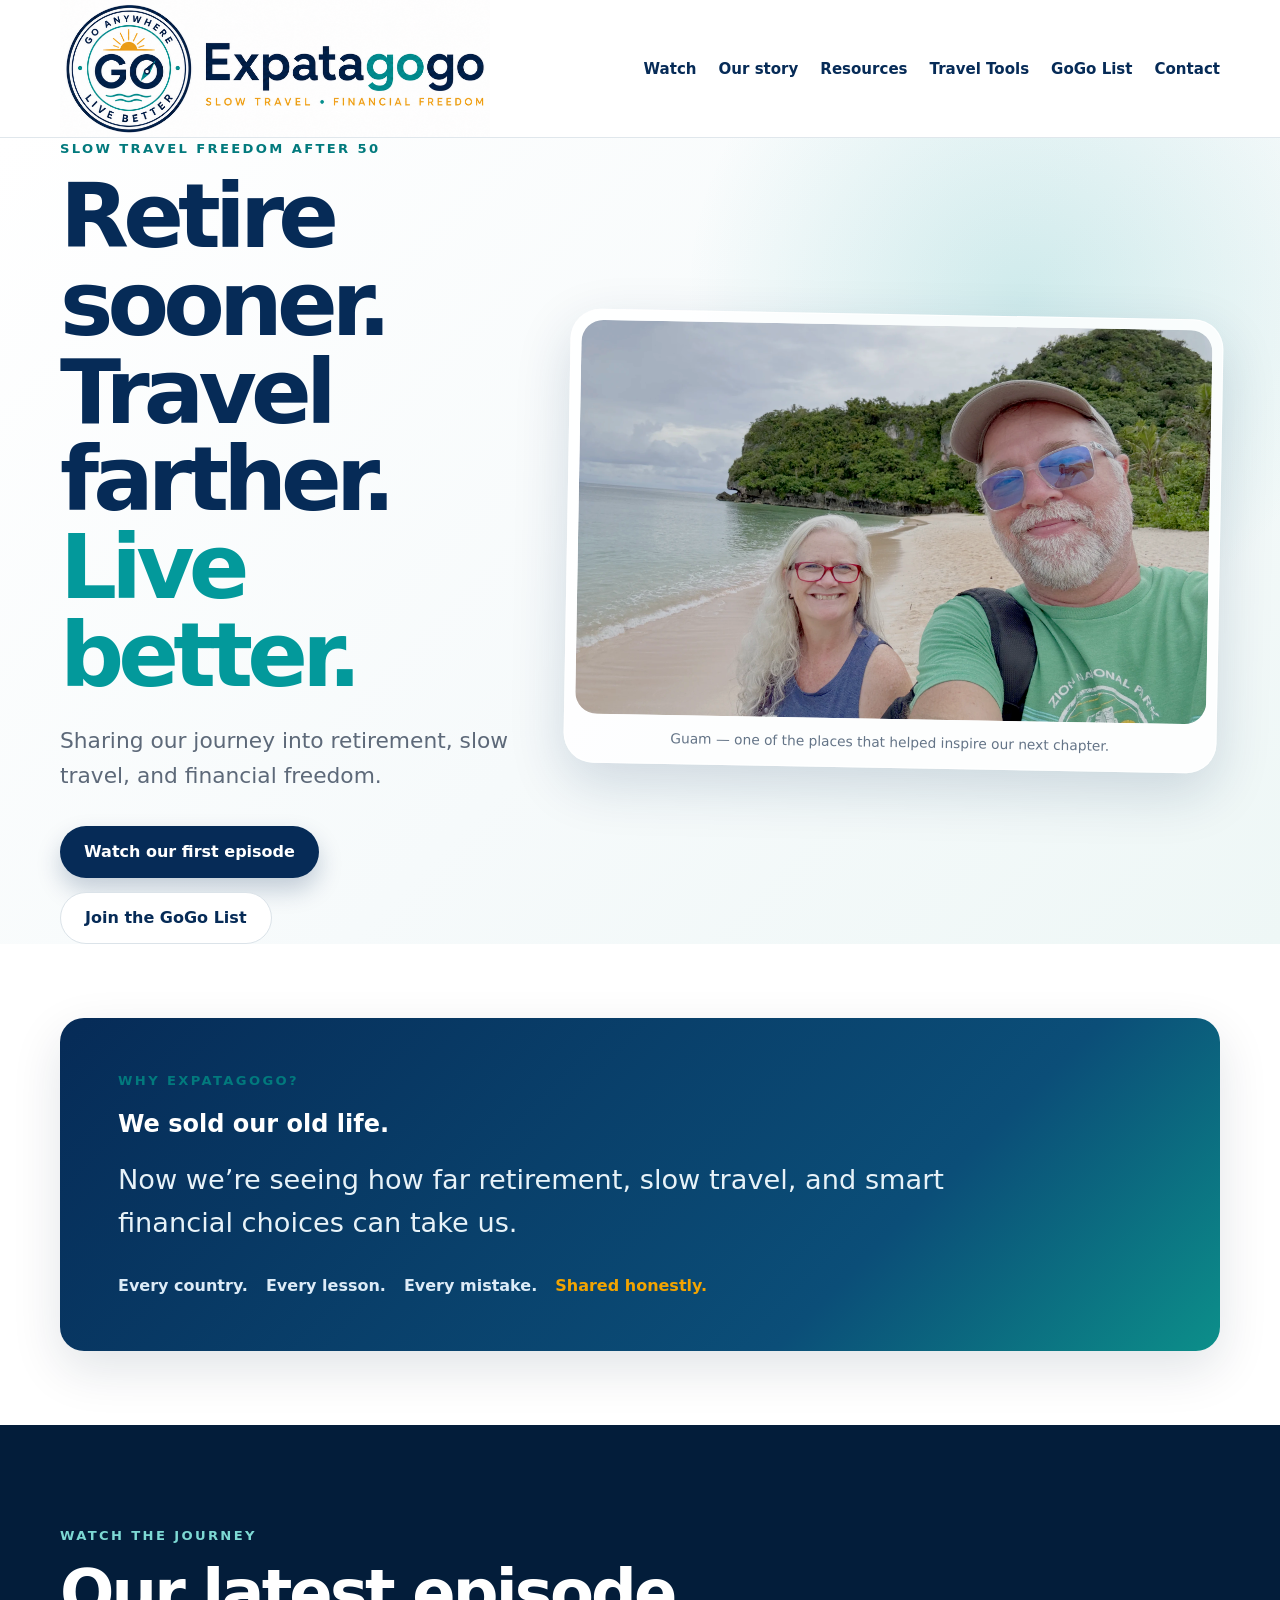
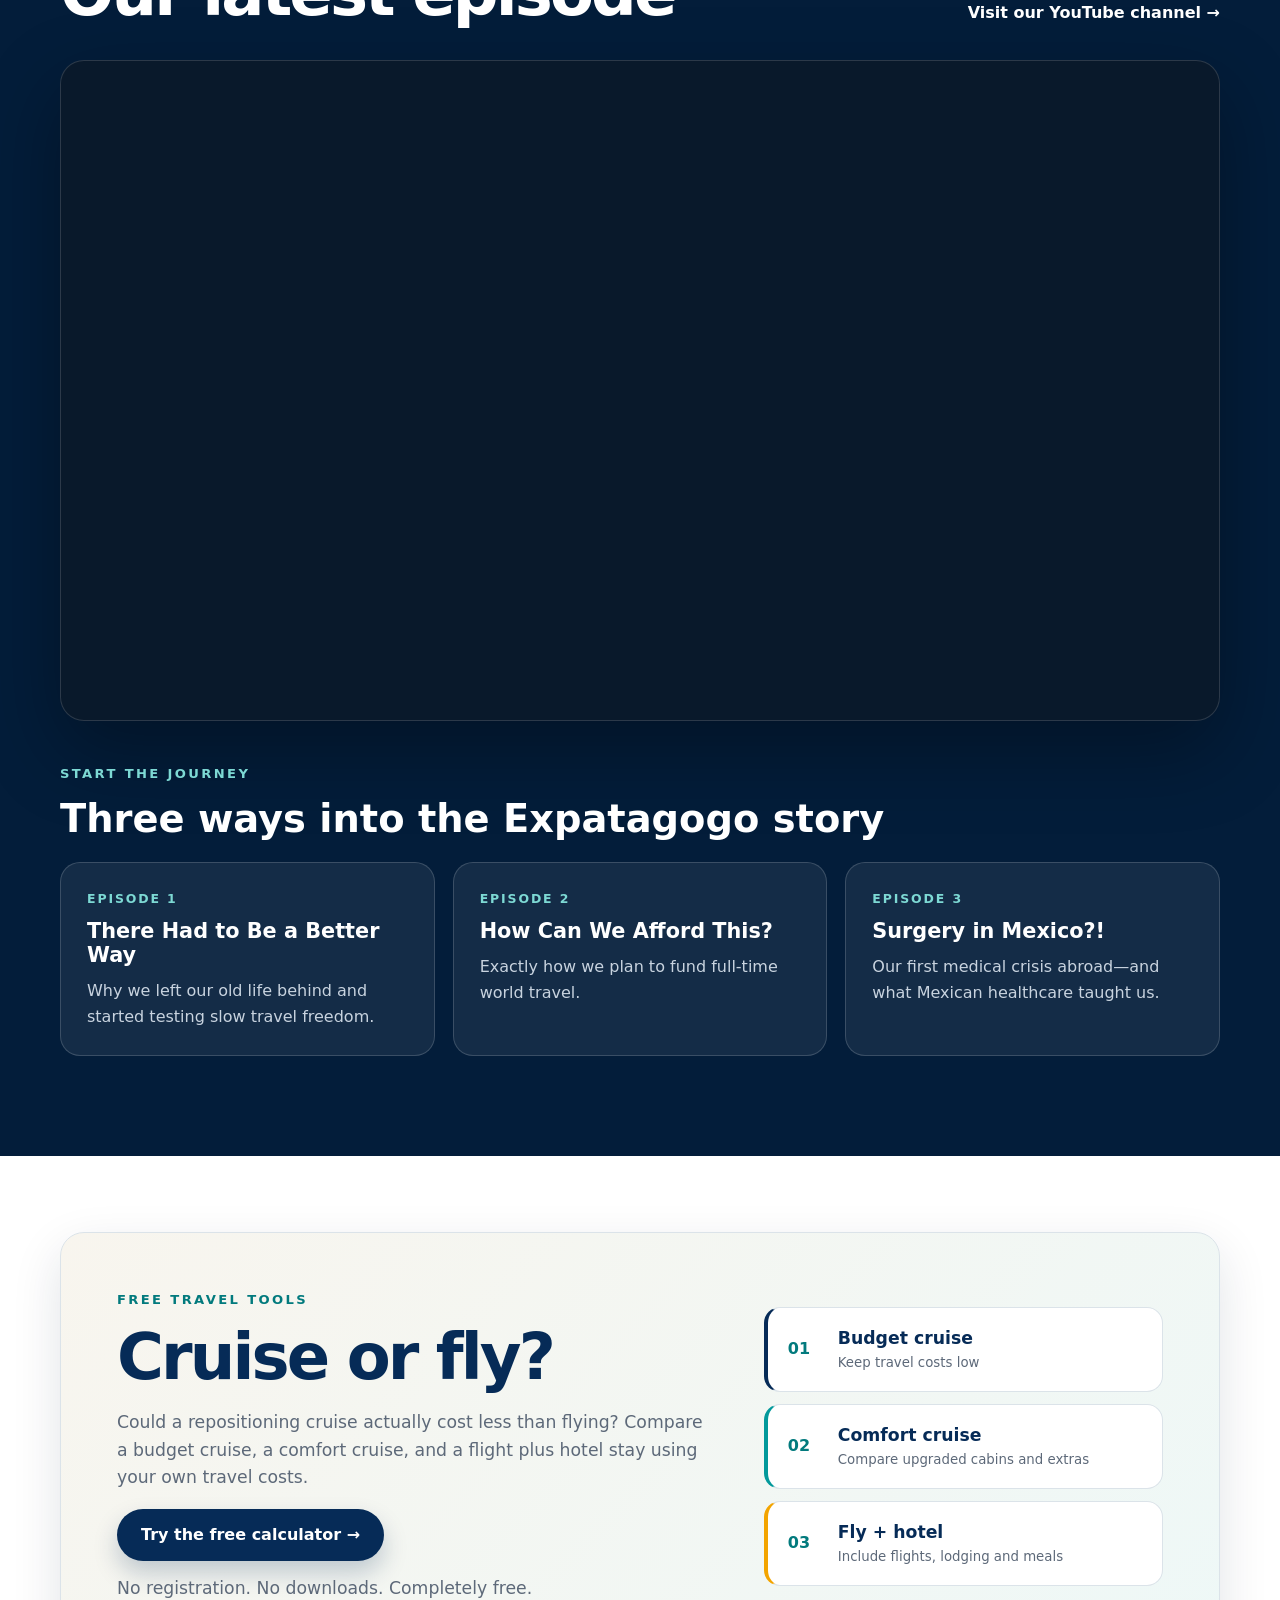
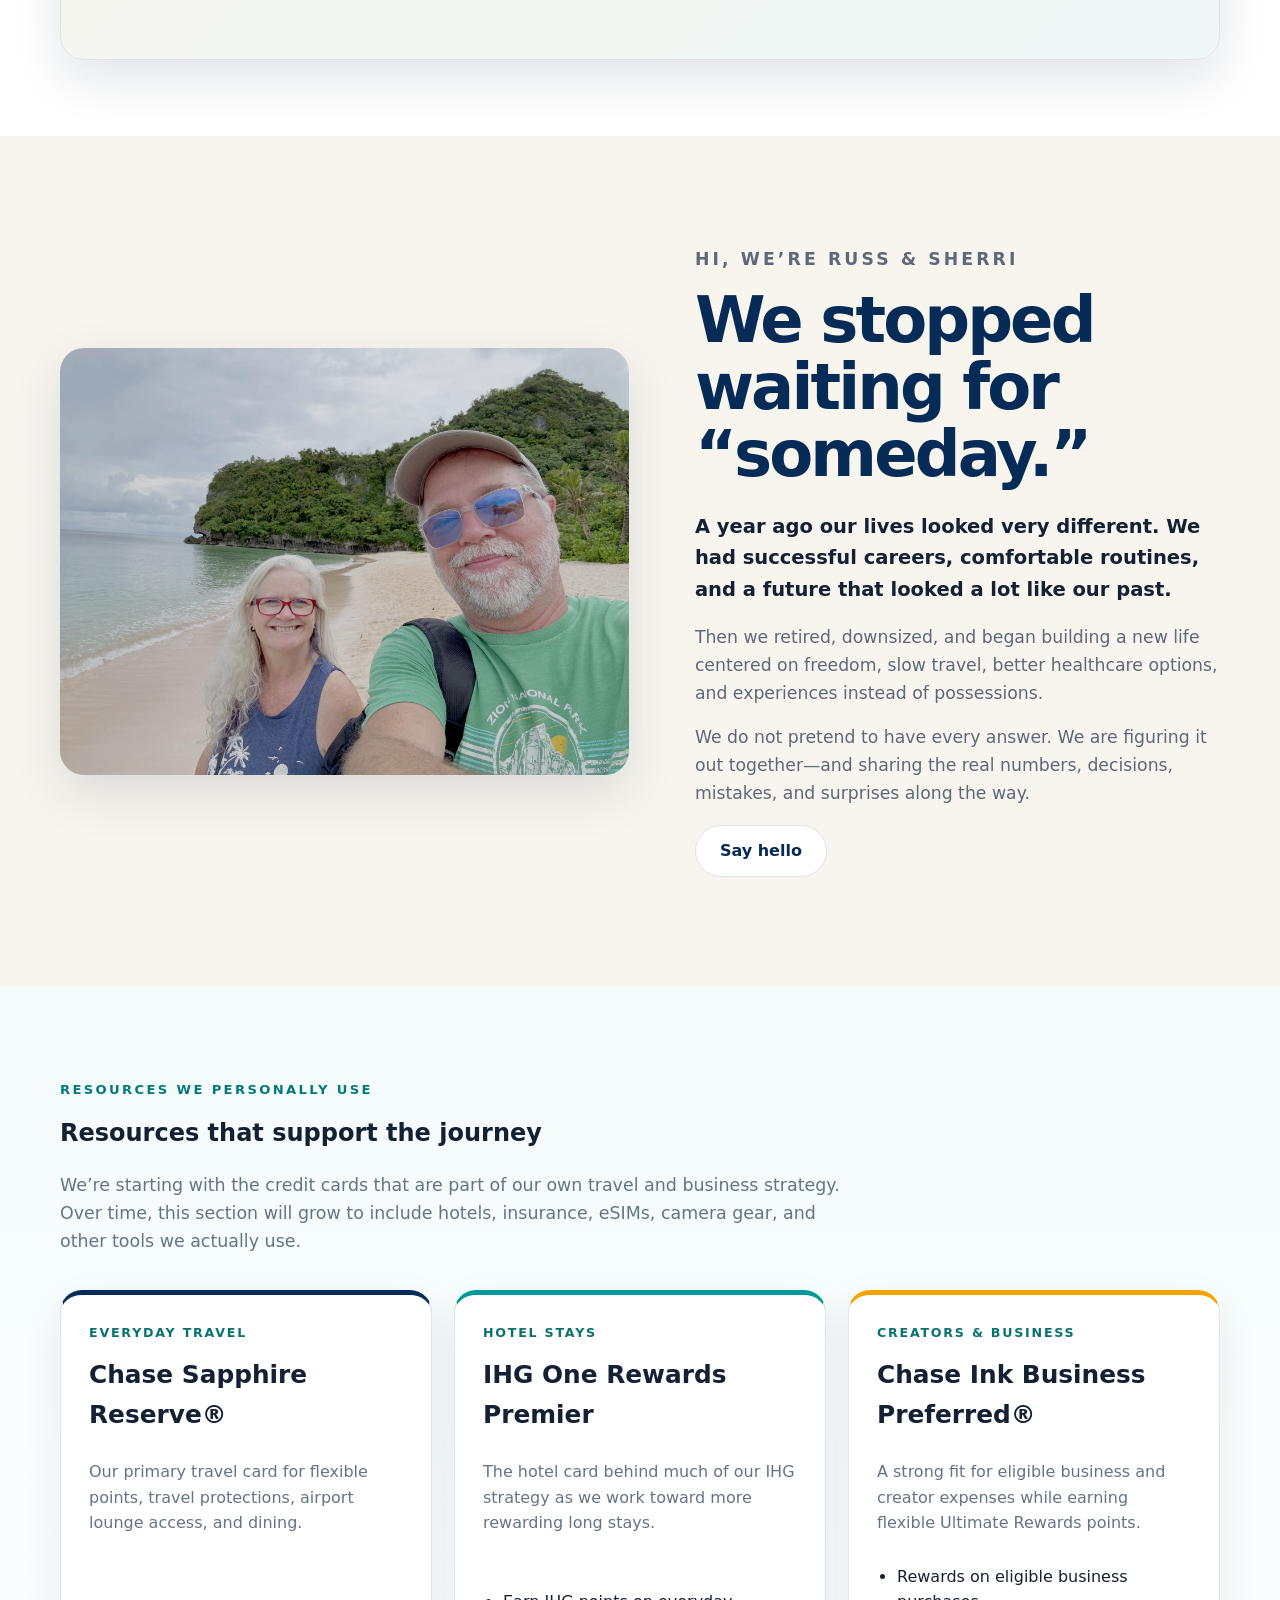
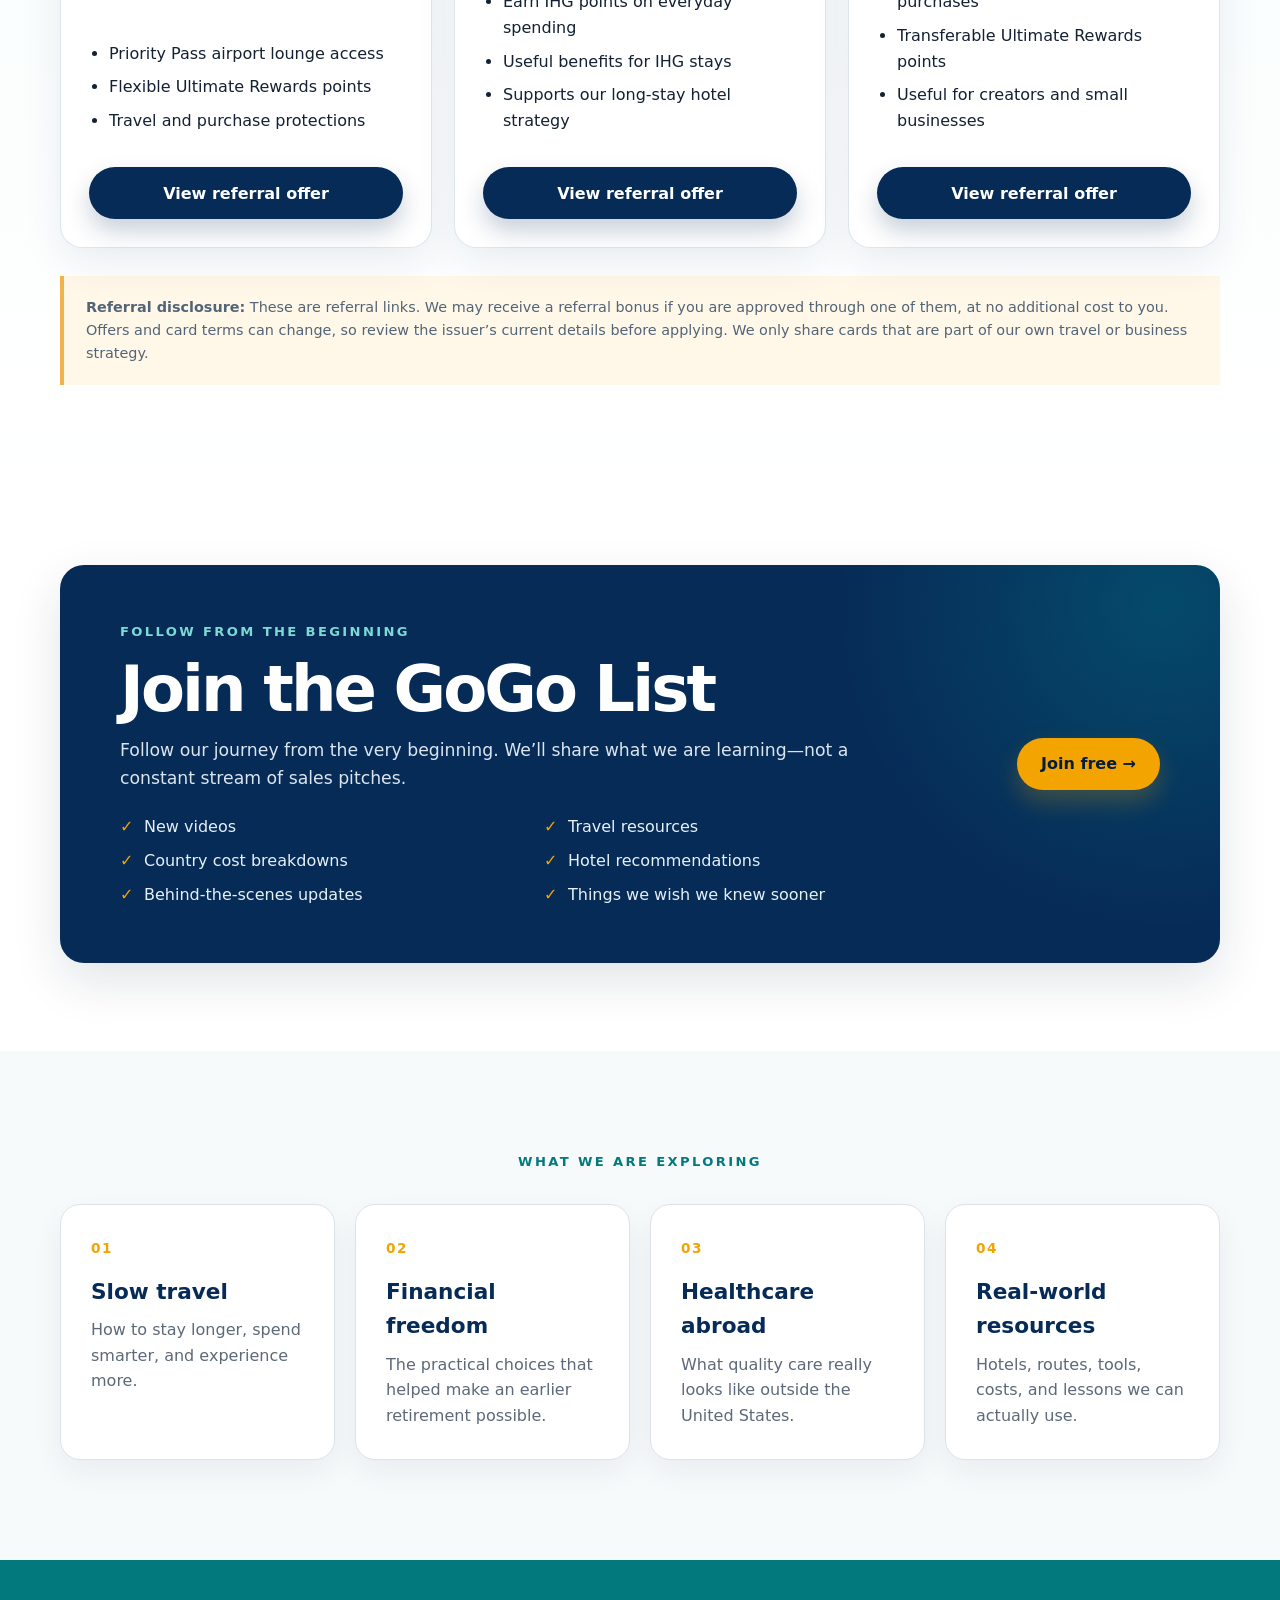
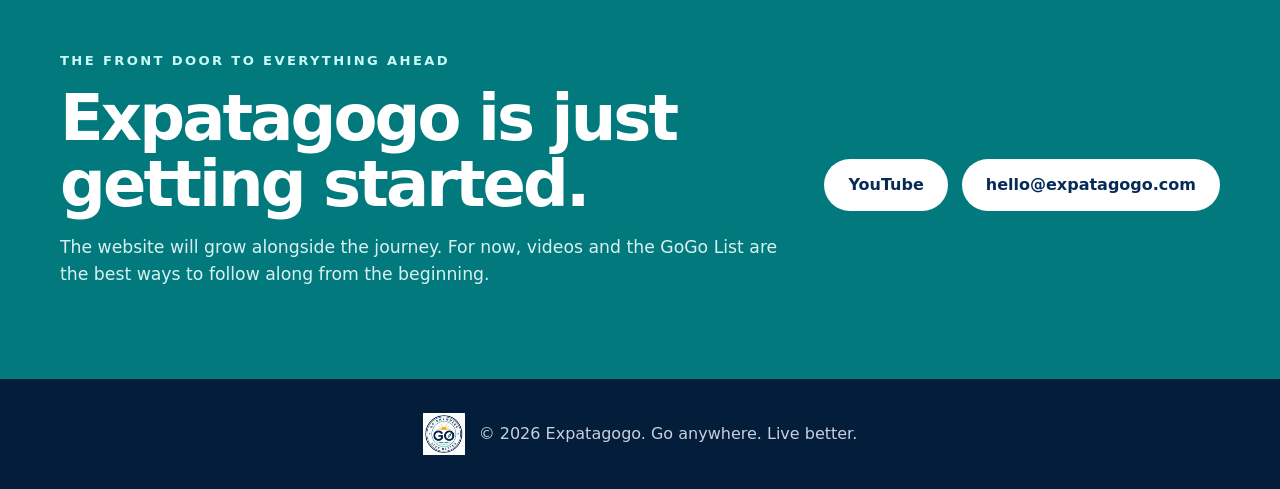
<file: index.html>
<!DOCTYPE html>

<html lang="en">
<head>
<meta charset="utf-8"/>
<meta content="width=device-width, initial-scale=1" name="viewport"/>
<meta content="Follow Russ and Sherri as they test whether ordinary people can retire at 50+, travel the world, and build a life with more freedom." name="description"/>
<meta content="#062b57" name="theme-color"/>
<title>Expatagogo | Slow Travel Freedom</title>
<meta content="Expatagogo" property="og:title"/>
<meta content="Can you really retire at 50+ and travel the world? We decided to find out." property="og:description"/>
<meta content="website" property="og:type"/>
<meta content="images/russ-sherri-guam-beach-vibrant.webp" property="og:image"/>
<link href="images/expatagogo-round-logo.png" rel="icon"/>
<link href="styles.css" rel="stylesheet"/>
</head>
<body>
<header class="site-header">
<div class="container header-inner">
<a aria-label="Expatagogo home" class="brand" href="#top">
<img alt="Expatagogo" src="images/expatagogo-horizontal-logo.png"/>
</a>
<nav aria-label="Primary navigation">
<a href="#watch">Watch</a>
<a href="#story">Our story</a><a href="#travel-cards">Resources</a>
<a href="#travel-tools">Travel Tools</a>
<a href="https://expatagogo.beehiiv.com/" target="_blank" rel="noopener">GoGo List</a>
<a href="mailto:hello@expatagogo.com">Contact</a>
</nav>
</div>
</header>
<main id="top">
<section class="hero">
<div class="container hero-grid">
<div class="hero-copy">
<p class="eyebrow">Slow travel freedom after 50</p>
<h1>Retire sooner.<br/>Travel farther.<br/><span>Live better.</span></h1>
<p class="hero-lead">Sharing our journey into retirement, slow travel, and financial freedom.</p>
<div class="hero-actions">
<a class="button button-primary" href="#watch">Watch our first episode</a>
<a class="button button-secondary" href="https://expatagogo.beehiiv.com/" target="_blank" rel="noopener">Join the GoGo List</a>
</div>
</div>
<figure class="hero-photo"><img alt="Russ and Sherri smiling together on a tropical beach in Guam" src="images/russ-sherri-guam-beach-vibrant.webp"/><figcaption>Guam — one of the places that helped inspire our next chapter.</figcaption></figure>
</div>
</section>
<section class="why-section" aria-labelledby="why-heading">
      <div class="container why-card">
        <p class="section-label">Why Expatagogo?</p>
        <h2 id="why-heading">We sold our old life.</h2>
        <p class="why-main">Now we’re seeing how far retirement, slow travel, and smart financial choices can take us.</p>
        <p class="why-rhythm"><span>Every country.</span><span>Every lesson.</span><span>Every mistake.</span><strong>Shared honestly.</strong></p>
      </div>
</section>
<section class="watch-section" id="watch">
<div class="container">
<div class="section-heading">
<div>
<p class="section-label">Watch the journey</p>
<h2>Our latest episode</h2>
</div>
<a class="text-link" href="https://www.youtube.com/@expatagogo" rel="noopener" target="_blank">
            Visit our YouTube channel →
          </a>
</div>
<div class="video-shell" id="video-shell">
<div class="video-placeholder">
<img alt="" aria-hidden="true" src="images/expatagogo-round-logo.png"/>
<p class="section-label">Episode 1</p>
<h3>Can Ordinary People Really Live Around the World Full-Time?</h3>
<p>We sold our old life and set out to discover whether ordinary people can build a lower-cost, lower-stress life traveling the world.</p>
<a class="button button-primary" href="https://youtu.be/DJl8Ls6uDRM" rel="noopener" target="_blank">Watch Episode 1 →</a>
</div>
</div>
<div class="episode-library">
  <div class="episode-library-heading">
    <p class="section-label">Start the journey</p>
    <h3>Three ways into the Expatagogo story</h3>
  </div>
  <div class="episode-grid">
    <a class="episode-card" href="https://youtu.be/DJl8Ls6uDRM" target="_blank" rel="noopener">
      <span>Episode 1</span><strong>There Had to Be a Better Way</strong><p>Why we left our old life behind and started testing slow travel freedom.</p>
    </a>
    <a class="episode-card" href="https://youtu.be/BM8JRAWhadc" target="_blank" rel="noopener">
      <span>Episode 2</span><strong>How Can We Afford This?</strong><p>Exactly how we plan to fund full-time world travel.</p>
    </a>
    <a class="episode-card" href="https://youtu.be/00QvlkTMgxQ" target="_blank" rel="noopener">
      <span>Episode 3</span><strong>Surgery in Mexico?!</strong><p>Our first medical crisis abroad—and what Mexican healthcare taught us.</p>
    </a>
  </div>
</div>
</div>
</section>
<section class="travel-tools-section" id="travel-tools" aria-labelledby="travel-tools-heading">
  <div class="container travel-tools-card">
    <div class="travel-tools-copy">
      <p class="section-label">Free travel tools</p>
      <h2 id="travel-tools-heading">Cruise or fly?</h2>
      <p>Could a repositioning cruise actually cost less than flying? Compare a budget cruise, a comfort cruise, and a flight plus hotel stay using your own travel costs.</p>
      <a class="button button-primary" href="cruise-calculator.html">Try the free calculator →</a>
      <p class="travel-tools-note">No registration. No downloads. Completely free.</p>
    </div>
    <div class="travel-tools-options" aria-label="Three travel options you can compare">
      <div><span aria-hidden="true">01</span><strong>Budget cruise</strong><small>Keep travel costs low</small></div>
      <div><span aria-hidden="true">02</span><strong>Comfort cruise</strong><small>Compare upgraded cabins and extras</small></div>
      <div><span aria-hidden="true">03</span><strong>Fly + hotel</strong><small>Include flights, lodging and meals</small></div>
    </div>
  </div>
</section>
<section class="story-section" id="story">
<div class="container story-grid">
<figure class="story-photo">
<img alt="Russ and Sherri on a tropical beach in Guam" src="images/russ-sherri-guam-beach-vibrant.webp"/>
</figure>
<div class="story-copy">
<p class="section-label">Hi, we’re Russ &amp; Sherri</p>
<h2>We stopped waiting for “someday.”</h2>
<p class="story-lead">
            A year ago our lives looked very different. We had successful careers,
            comfortable routines, and a future that looked a lot like our past.
          </p>
<p>
            Then we retired, downsized, and began building a new life centered on
            freedom, slow travel, better healthcare options, and experiences instead
            of possessions.
          </p>
<p>
            We do not pretend to have every answer. We are figuring it out together—and
            sharing the real numbers, decisions, mistakes, and surprises along the way.
          </p>
<a class="button button-secondary" href="mailto:hello@expatagogo.com">Say hello</a>
</div>
</div>
</section>
<section class="resources-section" id="travel-cards"><div class="container"><div class="resources-intro"><p class="section-label">Resources we personally use</p><h2>Resources that support the journey</h2><p>We’re starting with the credit cards that are part of our own travel and business strategy. Over time, this section will grow to include hotels, insurance, eSIMs, camera gear, and other tools we actually use.</p></div><div class="resource-grid">
<article class="resource-card"><div class="resource-card-top"><span class="resource-kicker">Everyday travel</span><h3>Chase Sapphire Reserve®</h3><p>Our primary travel card for flexible points, travel protections, airport lounge access, and dining.</p></div><ul><li>Priority Pass airport lounge access</li><li>Flexible Ultimate Rewards points</li><li>Travel and purchase protections</li></ul><a class="button button-primary" href="https://www.referyourchasecard.com/19x/X0DQQNNQXG" rel="sponsored noopener noreferrer" target="_blank">View referral offer</a></article>
<article class="resource-card"><div class="resource-card-top"><span class="resource-kicker">Hotel stays</span><h3>IHG One Rewards Premier</h3><p>The hotel card behind much of our IHG strategy as we work toward more rewarding long stays.</p></div><ul><li>Earn IHG points on everyday spending</li><li>Useful benefits for IHG stays</li><li>Supports our long-stay hotel strategy</li></ul><a class="button button-primary" href="https://www.referyourchasecard.com/210y/RMJCLCW5EN" rel="sponsored noopener noreferrer" target="_blank">View referral offer</a></article>
<article class="resource-card"><div class="resource-card-top"><span class="resource-kicker">Creators &amp; business</span><h3>Chase Ink Business Preferred®</h3><p>A strong fit for eligible business and creator expenses while earning flexible Ultimate Rewards points.</p></div><ul><li>Rewards on eligible business purchases</li><li>Transferable Ultimate Rewards points</li><li>Useful for creators and small businesses</li></ul><a class="button button-primary" href="https://www.referyourchasecard.com/21g/LSSGJPH21G" rel="sponsored noopener noreferrer" target="_blank">View referral offer</a></article></div><p class="referral-disclosure"><strong>Referral disclosure:</strong> These are referral links. We may receive a referral bonus if you are approved through one of them, at no additional cost to you. Offers and card terms can change, so review the issuer’s current details before applying. We only share cards that are part of our own travel or business strategy.</p></div></section><section class="gogo-section">
      <div class="container gogo-card">
        <div class="gogo-copy">
          <p class="section-label">Follow from the beginning</p>
          <h2>Join the GoGo List</h2>
          <p>Follow our journey from the very beginning. We’ll share what we are learning—not a constant stream of sales pitches.</p>
          <ul class="gogo-benefits">
            <li>New videos</li><li>Travel resources</li><li>Country cost breakdowns</li><li>Hotel recommendations</li><li>Behind-the-scenes updates</li><li>Things we wish we knew sooner</li>
          </ul>
        </div>
        <a class="button button-gold" href="https://expatagogo.beehiiv.com/" target="_blank" rel="noopener">Join free →</a>
      </div>
    </section>
<section class="topics">
<div class="container">
<p class="section-label centered">What we are exploring</p>
<div class="topic-grid">
<article>
<span>01</span>
<h3>Slow travel</h3>
<p>How to stay longer, spend smarter, and experience more.</p>
</article>
<article>
<span>02</span>
<h3>Financial freedom</h3>
<p>The practical choices that helped make an earlier retirement possible.</p>
</article>
<article>
<span>03</span>
<h3>Healthcare abroad</h3>
<p>What quality care really looks like outside the United States.</p>
</article>
<article>
<span>04</span>
<h3>Real-world resources</h3>
<p>Hotels, routes, tools, costs, and lessons we can actually use.</p>
</article>
</div>
</div>
</section>
<section class="follow" id="follow">
<div class="container follow-inner">
<div>
<p class="section-label">The front door to everything ahead</p>
<h2>Expatagogo is just getting started.</h2>
<p>
            The website will grow alongside the journey. For now, videos and the
            GoGo List are the best ways to follow along from the beginning.
          </p>
</div>
<div class="follow-actions">
<a class="button button-light" href="https://www.youtube.com/@expatagogo" rel="noopener" target="_blank">YouTube</a>
<a class="button button-light" href="mailto:hello@expatagogo.com">hello@expatagogo.com</a>
</div>
</div>
</section>
</main>
<footer>
<div class="container footer-inner">
<img alt="" aria-hidden="true" src="images/expatagogo-round-logo.png"/>
<p>© 2026 Expatagogo. Go anywhere. Live better.</p>
</div>
</footer>
<script src="site-config.js"></script>
<script>
    const shell = document.getElementById("video-shell");
    async function loadLatestVideo() {
    let videoId = window.EXPATAGOGO?.latestYouTubeVideoId?.trim();
    try {
      const response = await fetch("https://raw.githubusercontent.com/expatagogo/expatagogo-website/main/latest-video.json", {cache: "no-store", signal: AbortSignal.timeout(6000)});
      if (!response.ok) throw new Error("Latest video unavailable");
      const data = await response.json();
      if (/^[A-Za-z0-9_-]{11}$/.test(data.videoId)) videoId = data.videoId;
    } catch (error) { console.warn("Using saved video", error); }

    if (shell && /^[A-Za-z0-9_-]{11}$/.test(videoId || "")) {
      shell.innerHTML = `
        <div class="video-frame">
          <iframe
            src="https://www.youtube-nocookie.com/embed/${encodeURIComponent(videoId)}"
            title="Latest Expatagogo YouTube episode"
            allow="accelerometer; autoplay; clipboard-write; encrypted-media; gyroscope; picture-in-picture; web-share"
            referrerpolicy="strict-origin-when-cross-origin"
            allowfullscreen>
          </iframe>
        </div>
      `;
    }
    }
    loadLatestVideo();
  </script>
</body>
</html>
</file>
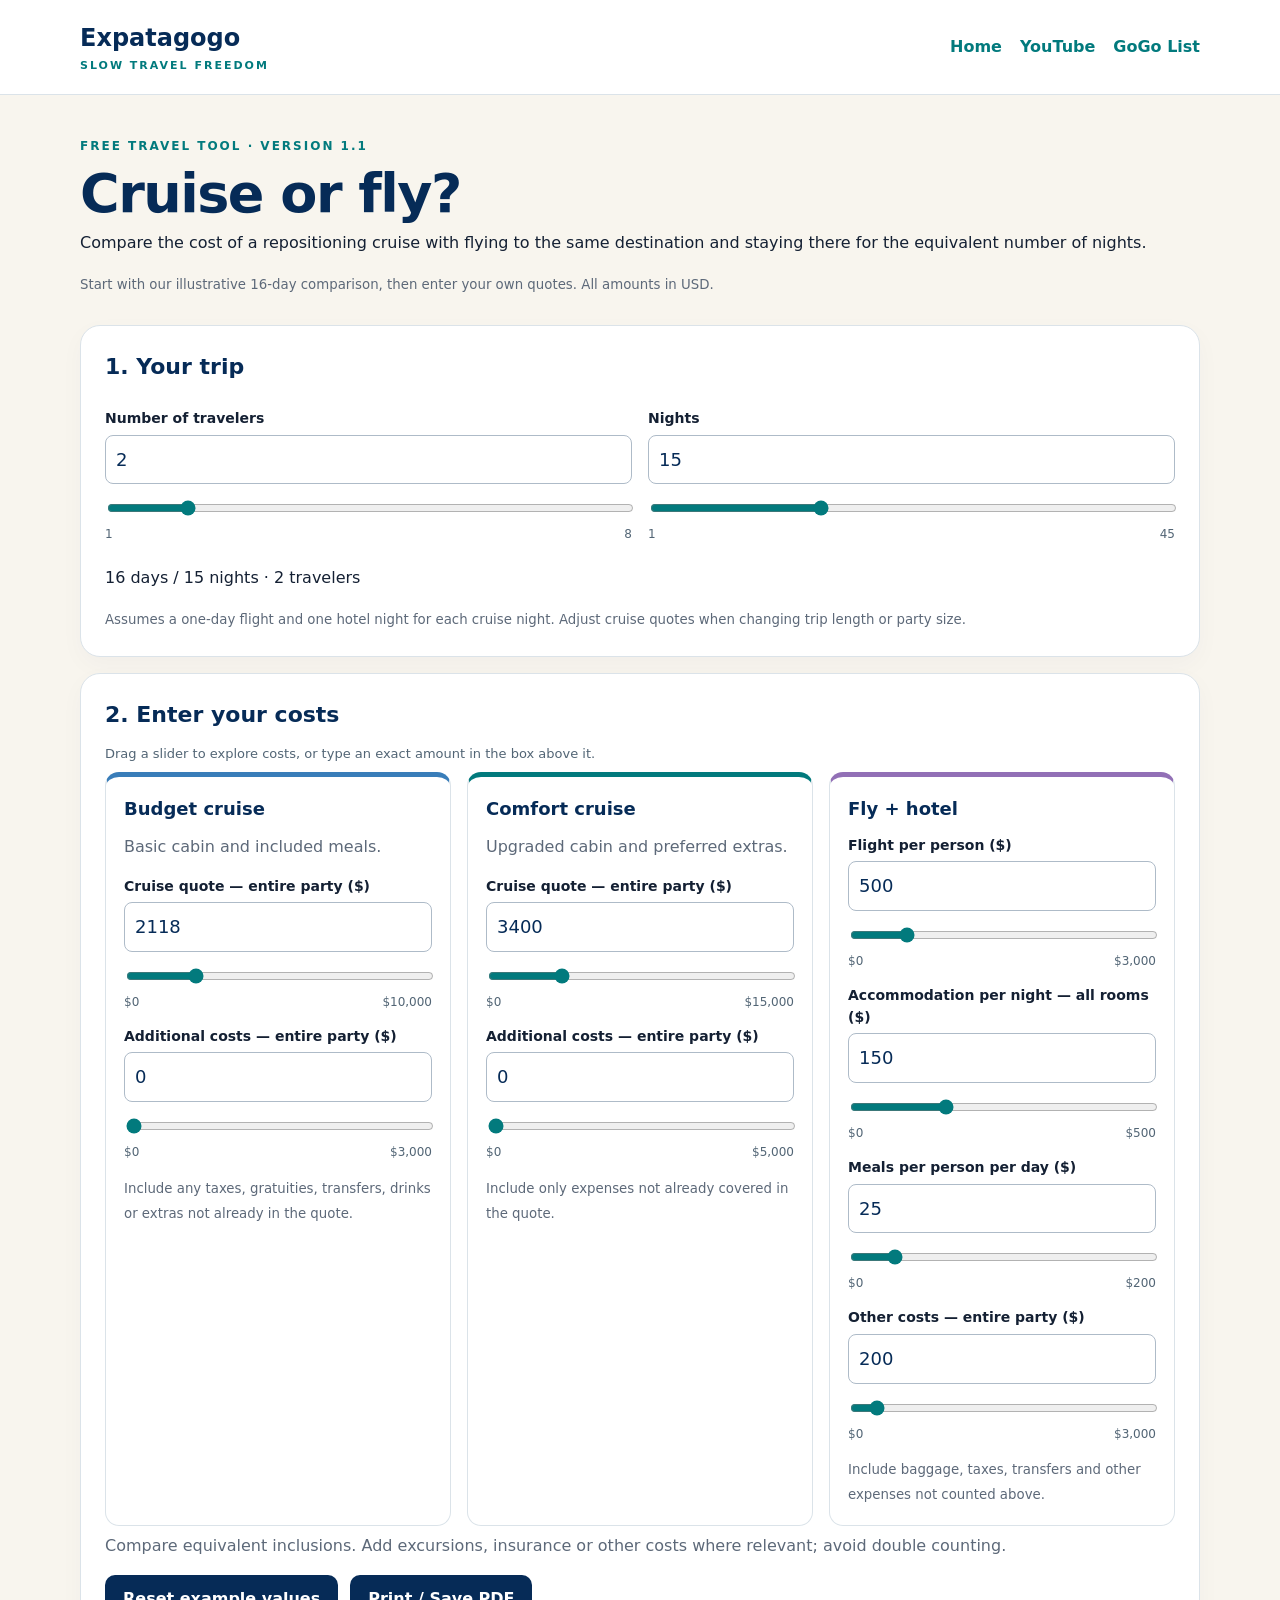
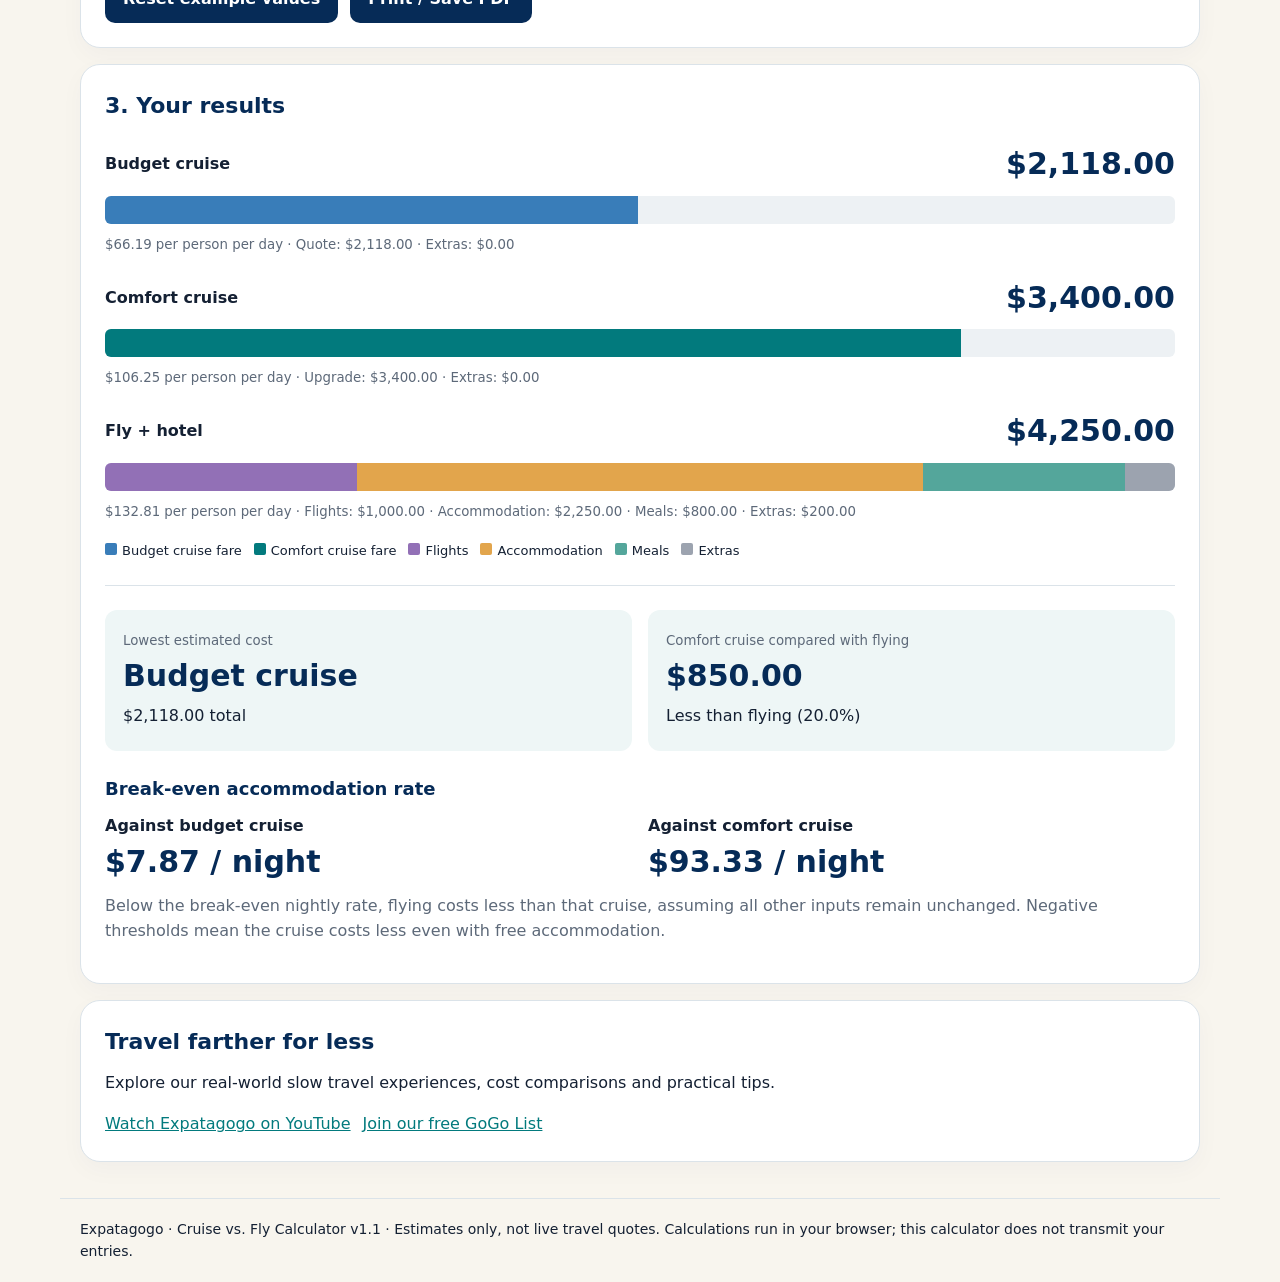
<file: cruise-calculator.html>
<!doctype html>
<html lang="en"><head><meta charset="utf-8"><meta name="viewport" content="width=device-width, initial-scale=1"><meta name="description" content="Compare repositioning cruise costs with flights, hotels and meals using Expatagogo's free travel calculator."><meta name="theme-color" content="#062b57"><title>Cruise vs. Fly Calculator | Expatagogo</title><style>
:root{--navy:#062b57;--teal:#027a7d;--cream:#f8f5ee;--line:#dbe3e9;--muted:#5d6979}*{box-sizing:border-box}body{margin:0;font:16px/1.55 system-ui,-apple-system,sans-serif;color:#142033;background:var(--cream)}a{color:var(--teal)}header{background:white;border-bottom:1px solid var(--line)}.nav,main,footer{max-width:1160px;margin:auto;padding:20px}.nav{display:flex;justify-content:space-between;align-items:center;gap:16px;flex-wrap:wrap}.brand{font-size:24px;font-weight:800;color:var(--navy);text-decoration:none}.brand small{display:block;font-size:11px;letter-spacing:2px;color:var(--teal)}nav{display:flex;gap:18px;flex-wrap:wrap}nav a{font-weight:600;text-decoration:none}.hero{padding:22px 0 12px}h1{font-size:clamp(34px,5vw,54px);line-height:1.1;margin:8px 0;color:var(--navy);letter-spacing:-1.5px}h2{font-size:22px;color:var(--navy);margin:0 0 12px}h3{margin:0 0 12px;font-size:18px;color:var(--navy)}p{margin:8px 0 16px}.eyebrow{font-size:12px;font-weight:800;letter-spacing:2px;color:var(--teal)}.muted,small{color:var(--muted)}.panel{background:white;border:1px solid var(--line);border-radius:20px;padding:24px;margin:16px 0;box-shadow:0 8px 25px #062b5708}.grid{display:grid;grid-template-columns:repeat(3,minmax(0,1fr));gap:16px}.two{grid-template-columns:repeat(2,minmax(0,1fr))}.scenario{border:1px solid var(--line);border-radius:14px;padding:18px;min-width:0}.scenario.budget{border-top:5px solid #397db9}.scenario.comfort{border-top:5px solid #027a7d}.scenario.fly{border-top:5px solid #9270b6}label{display:block;font-weight:650;font-size:14px;margin:12px 0 5px}input{width:100%;font:inherit;font-size:18px;padding:10px;border:1px solid #aebbc8;border-radius:8px;background:#fff;color:var(--navy)}input:focus,button:focus-visible,a:focus-visible{outline:3px solid #03999b;outline-offset:2px}button{font:inherit;font-weight:700;border:0;border-radius:10px;background:var(--navy);color:white;padding:12px 18px;cursor:pointer}.result{font-size:30px;font-weight:800;color:var(--navy);font-variant-numeric:tabular-nums}.bar{height:28px;background:#edf1f4;border-radius:6px;overflow:hidden;display:flex;margin:8px 0}.segment{height:100%;transition:width .18s ease}.barrow{margin:18px 0}.barhead{display:flex;justify-content:space-between;gap:12px;align-items:center;flex-wrap:wrap}.legend{display:flex;flex-wrap:wrap;gap:12px;font-size:13px}.swatch{display:inline-block;width:12px;height:12px;border-radius:2px;margin-right:5px}.summary{background:#eef6f6;padding:18px;border-radius:12px}.summary p{margin:4px 0}.error{color:#a32121;font-weight:700}.actions{display:flex;gap:12px;flex-wrap:wrap;align-items:center}footer{font-size:14px;border-top:1px solid var(--line)}[hidden]{display:none!important}@media(max-width:740px){.grid,.two{grid-template-columns:1fr}.panel{padding:17px}.nav,main,footer{padding:16px}.result{font-size:26px}}@media(prefers-reduced-motion:reduce){.segment{transition:none}}@media print{button,nav,footer{display:none}.panel{break-inside:avoid;box-shadow:none}body{background:white}.segment{print-color-adjust:exact}}

.range-control{margin:9px 0 14px}.range-control input[type=range]{display:block;width:100%;height:30px;padding:0;border:0;background:transparent;accent-color:#027a7d;cursor:pointer}.range-limits{display:flex;justify-content:space-between;color:#526575;font-size:12px}.range-hint{margin:8px 0;color:#526575;font-size:13px}@media print{.range-control,.range-hint{display:none}}
</style></head><body><header><div class="nav"><a class="brand" href="https://expatagogo.com/">Expatagogo<small>SLOW TRAVEL FREEDOM</small></a><nav><a href="https://expatagogo.com/">Home</a><a href="https://www.youtube.com/@expatagogo">YouTube</a><a href="https://expatagogo.beehiiv.com/">GoGo List</a></nav></div></header><main><div class="hero"><div class="eyebrow">FREE TRAVEL TOOL · VERSION 1.1</div><h1>Cruise or fly?</h1><p>Compare the cost of a repositioning cruise with flying to the same destination and staying there for the equivalent number of nights.</p><small>Start with our illustrative 16-day comparison, then enter your own quotes. All amounts in USD.</small></div><form id="calculator"><section class="panel"><h2>1. Your trip</h2><div class="grid two"><div><label for="people">Number of travelers</label><input id="people" type="number" min="1" max="100" step="1" value="2" required></div><div><label for="nights">Nights</label><input id="nights" type="number" min="1" max="365" step="1" value="15" required></div></div><p id="duration"></p><small>Assumes a one-day flight and one hotel night for each cruise night. Adjust cruise quotes when changing trip length or party size.</small></section><section class="panel"><h2>2. Enter your costs</h2><p class="range-hint">Drag a slider to explore costs, or type an exact amount in the box above it.</p><div class="grid"><div class="scenario budget"><h3>Budget cruise</h3><p class="muted">Basic cabin and included meals.</p><label for="budget">Cruise quote — entire party ($)</label><input id="budget" type="number" min="0" step="0.01" value="2118" required><label for="budgetExtra">Additional costs — entire party ($)</label><input id="budgetExtra" type="number" min="0" step="0.01" value="0" required><small>Include any taxes, gratuities, transfers, drinks or extras not already in the quote.</small></div><div class="scenario comfort"><h3>Comfort cruise</h3><p class="muted">Upgraded cabin and preferred extras.</p><label for="comfort">Cruise quote — entire party ($)</label><input id="comfort" type="number" min="0" step="0.01" value="3400" required><label for="comfortExtra">Additional costs — entire party ($)</label><input id="comfortExtra" type="number" min="0" step="0.01" value="0" required><small>Include only expenses not already covered in the quote.</small></div><div class="scenario fly"><h3>Fly + hotel</h3><label for="air">Flight per person ($)</label><input id="air" type="number" min="0" step="0.01" value="500" required><label for="hotel">Accommodation per night — all rooms ($)</label><input id="hotel" type="number" min="0" step="0.01" value="150" required><label for="meals">Meals per person per day ($)</label><input id="meals" type="number" min="0" step="0.01" value="25" required><label for="extras">Other costs — entire party ($)</label><input id="extras" type="number" min="0" step="0.01" value="200" required><small>Include baggage, taxes, transfers and other expenses not counted above.</small></div></div><p class="muted">Compare equivalent inclusions. Add excursions, insurance or other costs where relevant; avoid double counting.</p><div class="actions"><button type="reset">Reset example values</button><button type="button" id="print">Print / Save PDF</button></div></section><p id="error" class="error" role="status" hidden>Enter valid, non-negative costs and whole numbers for travelers and nights.</p></form><section class="panel" id="results" aria-label="Comparison results"><h2>3. Your results</h2><div id="bars"></div><div class="legend" id="legend"></div><hr style="border:0;border-top:1px solid #dbe3e9;margin:24px 0"><div class="grid two"><div class="summary"><small>Lowest estimated cost</small><div id="winner" class="result"></div><p id="winnerCost"></p></div><div class="summary"><small>Comfort cruise compared with flying</small><div id="savings" class="result"></div><p id="savingsNote"></p></div></div><h3 style="margin-top:24px">Break-even accommodation rate</h3><div class="grid two"><div><strong>Against budget cruise</strong><div class="result" id="breakBudget"></div></div><div><strong>Against comfort cruise</strong><div class="result" id="breakComfort"></div></div></div><p class="muted">Below the break-even nightly rate, flying costs less than that cruise, assuming all other inputs remain unchanged. Negative thresholds mean the cruise costs less even with free accommodation.</p></section><section class="panel"><h2>Travel farther for less</h2><p>Explore our real-world slow travel experiences, cost comparisons and practical tips.</p><div class="actions"><a href="https://www.youtube.com/@expatagogo">Watch Expatagogo on YouTube</a><a href="https://expatagogo.beehiiv.com/">Join our free GoGo List</a></div></section></main><footer>Expatagogo · Cruise vs. Fly Calculator v1.1 · Estimates only, not live travel quotes. Calculations run in your browser; this calculator does not transmit your entries.</footer><noscript>Please enable JavaScript to use the calculator.</noscript><script>
'use strict';
const $=id=>document.getElementById(id);
const money=n=>new Intl.NumberFormat('en-US',{style:'currency',currency:'USD',maximumFractionDigits:2,minimumFractionDigits:2}).format(n);
const colors={Quote:'#397db9',Upgrade:'#027a7d',Flights:'#9270b6',Accommodation:'#e2a54c',Meals:'#54a69b',Extras:'#9ca3af'};
const ids=['people','nights','budget','budgetExtra','comfort','comfortExtra','air','hotel','meals','extras'];
function calculate(v){const days=v.nights+1, f=v.people*v.air,h=v.nights*v.hotel,m=v.people*days*v.meals,e=v.extras;return {days,b:v.budget+v.budgetExtra,c:v.comfort+v.comfortExtra,t:f+h+m+e,f,h,m,e};}
function update(){const valid=ids.every(id=>$(id).validity.valid&&Number.isFinite($(id).valueAsNumber));$('error').hidden=valid;$('results').hidden=!valid;if(!valid)return;const v=Object.fromEntries(ids.map(id=>[id,$(id).valueAsNumber]));const {days,b,c,t,f,h,m,e}=calculate(v);$('duration').textContent=`${days} days / ${v.nights} nights · ${v.people} traveler${v.people===1?'':'s'}`;const rows=[['Budget cruise',b,[['Quote',v.budget],['Extras',v.budgetExtra]]],['Comfort cruise',c,[['Upgrade',v.comfort],['Extras',v.comfortExtra]]],['Fly + hotel',t,[['Flights',f],['Accommodation',h],['Meals',m],['Extras',e]]]];const max=Math.max(1,b,c,t);$('bars').replaceChildren();for(const [name,total,parts] of rows){const row=document.createElement('div');row.className='barrow';const head=document.createElement('div');head.className='barhead';const label=document.createElement('strong');label.textContent=name;const amount=document.createElement('span');amount.className='result';amount.textContent=money(total);head.append(label,amount);const bar=document.createElement('div');bar.className='bar';bar.setAttribute('role','img');bar.setAttribute('aria-label',parts.map(([k,n])=>`${k}: ${money(n)}`).join(', '));for(const [k,n] of parts){const s=document.createElement('div');s.className='segment';s.style.width=`${n/max*100}%`;s.style.background=colors[k];s.title=`${k}: ${money(n)}`;bar.append(s)}const note=document.createElement('small');note.textContent=`${money(total/v.people/days)} per person per day · ${parts.map(([k,n])=>`${k}: ${money(n)}`).join(' · ')}`;row.append(head,bar,note);$('bars').append(row)}const low=Math.min(b,c,t);$('winner').textContent=rows.filter(r=>Math.abs(r[1]-low)<0.005).map(r=>r[0]).join(' / ');$('winnerCost').textContent=money(low)+' total';const diff=t-c;$('savings').textContent=money(Math.abs(diff));$('savingsNote').textContent=diff===0?'Same estimated cost':`${diff>0?'Less':'More'} than flying${t>0?' ('+(Math.abs(diff)/t*100).toFixed(1)+'%)':''}`;for(const [id,cost] of [['breakBudget',b],['breakComfort',c]]){const rate=(cost-f-m-e)/v.nights;$(id).textContent=rate<0?'Cruise wins at $0':money(rate)+' / night';}}
for(const [key,color] of Object.entries(colors)){const item=document.createElement('span');const sw=document.createElement('span');sw.className='swatch';sw.style.background=color;item.append(sw,({Quote:'Budget cruise fare',Upgrade:'Comfort cruise fare'})[key]||key);$('legend').append(item)}const ranges={people:[1,8,1],nights:[1,45,1],budget:[0,10000,1],budgetExtra:[0,3000,1],comfort:[0,15000,1],comfortExtra:[0,5000,1],air:[0,3000,1],hotel:[0,500,1],meals:[0,200,1],extras:[0,3000,1]};
const sliders={};
for(const [id,[min,max,step]] of Object.entries(ranges)){
 const field=$(id), wrap=document.createElement('div');wrap.className='range-control';
 const slider=document.createElement('input');slider.type='range';slider.id=id+'Slider';slider.min=min;slider.max=max;slider.step=step;slider.value=field.value;slider.setAttribute('aria-label',document.querySelector(`label[for="${id}"]`).textContent+' slider');
 const limits=document.createElement('div');limits.className='range-limits';const lo=document.createElement('span'),hi=document.createElement('span');limits.append(lo,hi);wrap.append(slider,limits);field.after(wrap);sliders[id]={slider,lo,hi,min,max};
 slider.addEventListener('input',()=>{field.value=slider.value;update();});
}
function syncSliders(){for(const [id,{slider,lo,hi,min,max}] of Object.entries(sliders)){const value=$(id).valueAsNumber;slider.max=Math.max(max,Number.isFinite(value)?Math.ceil(value):max);slider.value=Number.isFinite(value)?value:min;const fmt=n=>['people','nights'].includes(id)?String(n):'$'+Number(n).toLocaleString('en-US');lo.textContent=fmt(min);hi.textContent=fmt(slider.max);}}
$('calculator').addEventListener('input',e=>{if(e.target.type!=='range'){syncSliders();update();}});syncSliders();$('calculator').addEventListener('reset',()=>setTimeout(()=>{syncSliders();update()},0));$('calculator').addEventListener('submit',e=>e.preventDefault());$('print').addEventListener('click',()=>window.print());update();
</script></body></html>
</file>
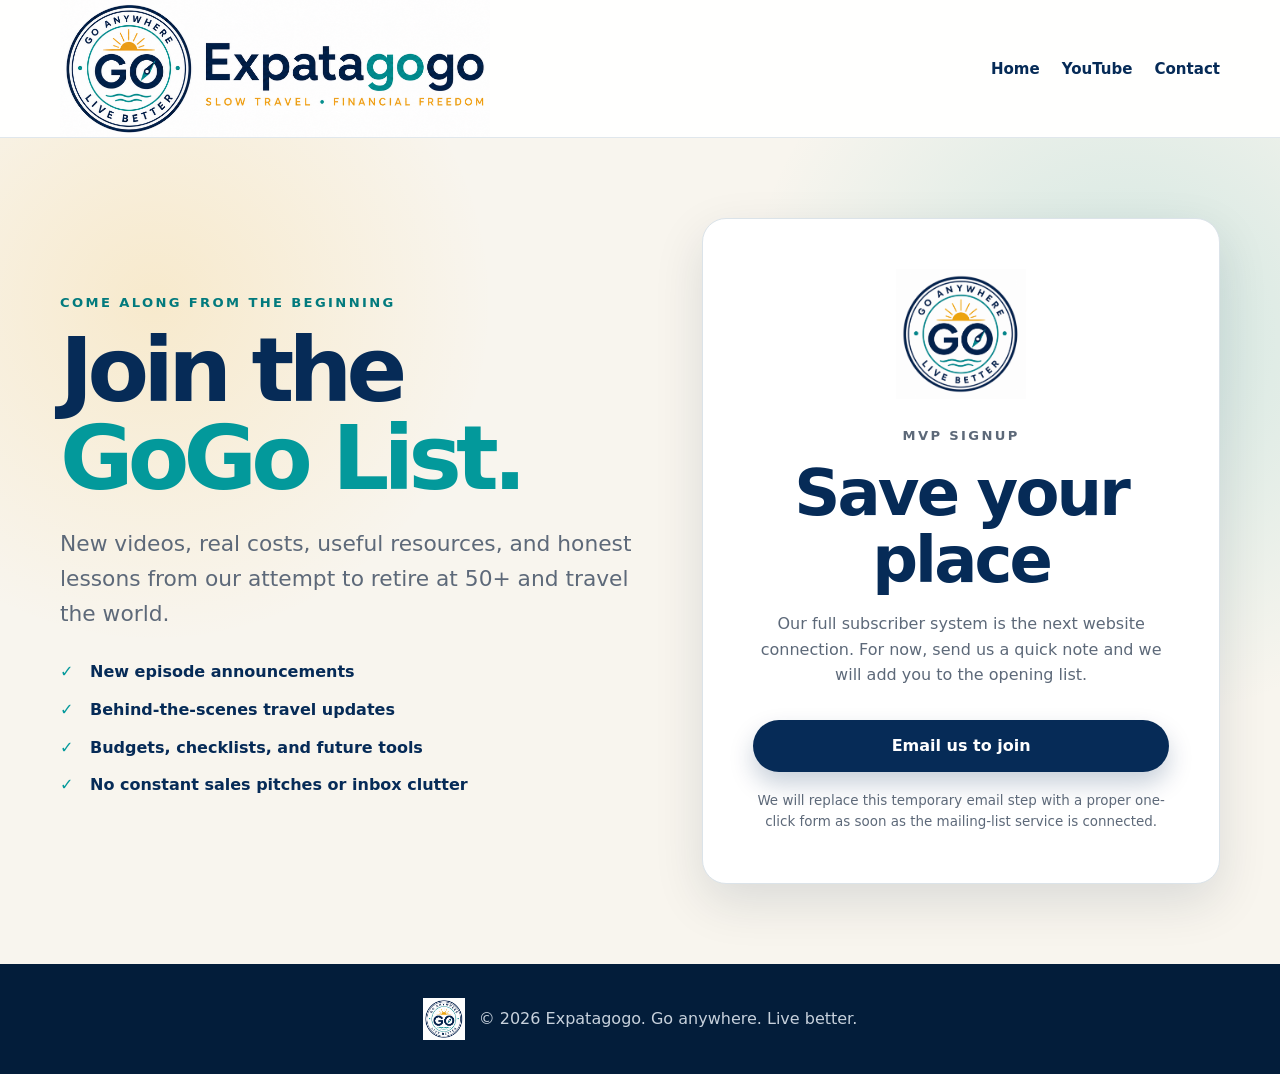
<file: signup.html>
<!doctype html>
<html lang="en">
<head>
  <meta charset="utf-8">
  <meta name="viewport" content="width=device-width, initial-scale=1">
  <meta name="description" content="Join the Expatagogo GoGo List for new videos, resources, costs, and honest lessons from our slow-travel retirement journey.">
  <meta name="theme-color" content="#062b57">

  <title>Join the GoGo List | Expatagogo</title>

  <link rel="icon" href="images/expatagogo-round-logo.png">
  <link rel="stylesheet" href="styles.css">
</head>

<body class="signup-page">
  <header class="site-header">
    <div class="container header-inner">
      <a class="brand" href="index.html" aria-label="Expatagogo home">
        <img src="images/expatagogo-horizontal-logo.png" alt="Expatagogo">
      </a>

      <nav aria-label="Primary navigation">
        <a href="index.html">Home</a>
        <a href="https://www.youtube.com/@expatagogo" target="_blank" rel="noopener">YouTube</a>
        <a href="mailto:hello@expatagogo.com">Contact</a>
      </nav>
    </div>
  </header>

  <main>
    <section class="signup-hero">
      <div class="container signup-grid">
        <div class="signup-copy">
          <p class="eyebrow">Come along from the beginning</p>
          <h1>Join the<br><span>GoGo List.</span></h1>

          <p class="hero-lead">
            New videos, real costs, useful resources, and honest lessons from our
            attempt to retire at 50+ and travel the world.
          </p>

          <ul class="check-list signup-benefits">
            <li>New episode announcements</li>
            <li>Behind-the-scenes travel updates</li>
            <li>Budgets, checklists, and future tools</li>
            <li>No constant sales pitches or inbox clutter</li>
          </ul>
        </div>

        <div class="signup-panel">
          <img src="images/expatagogo-round-logo.png" alt="" aria-hidden="true">

          <p class="section-label centered">MVP signup</p>
          <h2>Save your place</h2>

          <p>
            Our full subscriber system is the next website connection. For now,
            send us a quick note and we will add you to the opening list.
          </p>

          <a
            class="button button-primary signup-button"
            href="mailto:hello@expatagogo.com?subject=Please%20add%20me%20to%20the%20GoGo%20List&body=Hi%20Russ%20and%20Sherri%2C%0A%0APlease%20add%20me%20to%20the%20GoGo%20List.%0A%0AName%3A%20%0A">
            Email us to join
          </a>

          <p class="privacy-note">
            We will replace this temporary email step with a proper one-click form
            as soon as the mailing-list service is connected.
          </p>
        </div>
      </div>
    </section>
  </main>

  <footer>
    <div class="container footer-inner">
      <img src="images/expatagogo-round-logo.png" alt="" aria-hidden="true">
      <p>© 2026 Expatagogo. Go anywhere. Live better.</p>
    </div>
  </footer>
</body>
</html>
</file>
<file: styles.css>
:root {
  --navy: #062b57;
  --navy-deep: #031d3a;
  --teal: #03999b;
  --teal-dark: #027a7d;
  --gold: #f3a400;
  --cream: #f8f5ee;
  --white: #ffffff;
  --ink: #142033;
  --muted: #5d6979;
  --line: #dbe3e9;
  --shadow: 0 18px 50px rgba(3, 29, 58, 0.12);
  --radius: 24px;
}

* {
  box-sizing: border-box;
}

html {
  scroll-behavior: smooth;
}

body {
  margin: 0;
  color: var(--ink);
  background: var(--white);
  font-family: Inter, ui-sans-serif, system-ui, -apple-system, BlinkMacSystemFont, "Segoe UI", sans-serif;
  line-height: 1.6;
}

img {
  display: block;
  max-width: 100%;
}

a {
  color: inherit;
}

.container {
  width: min(1160px, calc(100% - 40px));
  margin: 0 auto;
}

.site-header {
  position: sticky;
  top: 0;
  z-index: 20;
  background: rgba(255, 255, 255, 0.94);
  backdrop-filter: blur(14px);
  border-bottom: 1px solid rgba(219, 227, 233, 0.85);
}

.header-inner {
  min-height: 84px;
  display: flex;
  align-items: center;
  justify-content: space-between;
  gap: 28px;
}

.brand {
  width: min(430px, 52vw);
}

.brand img {
  width: 100%;
}

nav {
  display: flex;
  flex-wrap: wrap;
  justify-content: flex-end;
  gap: 22px;
}

nav a {
  text-decoration: none;
  color: var(--navy);
  font-weight: 800;
  font-size: 0.94rem;
}

nav a:hover,
.text-link:hover {
  color: var(--teal-dark);
}

.hero {
  overflow: hidden;
  background:
    radial-gradient(circle at 80% 20%, rgba(3, 153, 155, 0.16), transparent 28%),
    linear-gradient(135deg, #ffffff 0%, #f6fafb 55%, #eef7f6 100%);
}

.hero-inner {
  min-height: 660px;
  display: grid;
  grid-template-columns: 1.12fr 0.88fr;
  align-items: center;
  gap: 56px;
  padding: 76px 0;
}

.eyebrow,
.section-label {
  margin: 0 0 14px;
  color: var(--teal-dark);
  font-size: 0.82rem;
  font-weight: 850;
  letter-spacing: 0.18em;
  text-transform: uppercase;
}

.hero h1,
.signup-copy h1,
h2,
h3,
p {
  margin-top: 0;
}

.hero h1,
.signup-copy h1 {
  margin-bottom: 24px;
  color: var(--navy);
  font-size: clamp(3.35rem, 7vw, 6.6rem);
  line-height: 0.98;
  letter-spacing: -0.065em;
}

.hero h1 span,
.signup-copy h1 span {
  color: var(--teal);
}

.hero-lead {
  max-width: 700px;
  color: var(--muted);
  font-size: clamp(1.12rem, 2vw, 1.36rem);
}

.hero-actions,
.follow-actions {
  display: flex;
  flex-wrap: wrap;
  gap: 14px;
  margin-top: 32px;
}

.button {
  display: inline-flex;
  min-height: 52px;
  align-items: center;
  justify-content: center;
  padding: 0 24px;
  border-radius: 999px;
  text-decoration: none;
  text-align: center;
  font-weight: 850;
  transition: transform 160ms ease, box-shadow 160ms ease, background 160ms ease;
}

.button:hover {
  transform: translateY(-2px);
}

.button-primary {
  color: var(--white);
  background: var(--navy);
  box-shadow: 0 12px 24px rgba(6, 43, 87, 0.22);
}

.button-primary:hover {
  background: var(--navy-deep);
}

.button-secondary {
  color: var(--navy);
  background: var(--white);
  border: 1px solid var(--line);
}

.button-light {
  color: var(--navy);
  background: var(--white);
}

.button-gold {
  color: var(--navy-deep);
  background: var(--gold);
  box-shadow: 0 12px 24px rgba(243, 164, 0, 0.24);
}

.hero-mark {
  position: relative;
}

.hero-mark::before {
  content: "";
  position: absolute;
  inset: 12%;
  z-index: -1;
  border-radius: 50%;
  background: var(--gold);
  filter: blur(70px);
  opacity: 0.12;
}

.hero-mark img {
  width: min(100%, 500px);
  margin: 0 auto;
  filter: drop-shadow(0 24px 44px rgba(6, 43, 87, 0.15));
}

.watch-section {
  padding: 100px 0;
  background: var(--navy-deep);
  color: var(--white);
}

.section-heading {
  display: flex;
  align-items: end;
  justify-content: space-between;
  gap: 30px;
  margin-bottom: 34px;
}

.section-heading h2,
.story-copy h2,
.gogo-card h2,
.follow h2,
.signup-panel h2 {
  margin-bottom: 0;
  font-size: clamp(2.25rem, 5vw, 4.35rem);
  line-height: 1.04;
  letter-spacing: -0.045em;
}

.section-heading .section-label {
  color: #7dd9d4;
}

.text-link {
  color: var(--white);
  text-decoration: none;
  font-weight: 800;
}

.video-shell {
  overflow: hidden;
  border-radius: var(--radius);
  background: #09192b;
  border: 1px solid rgba(255, 255, 255, 0.14);
  box-shadow: 0 30px 80px rgba(0, 0, 0, 0.32);
}

.video-frame {
  aspect-ratio: 16 / 9;
}

.video-frame iframe {
  width: 100%;
  height: 100%;
  border: 0;
}

.video-placeholder {
  min-height: 520px;
  display: grid;
  place-items: center;
  align-content: center;
  gap: 10px;
  padding: 50px 24px;
  text-align: center;
  background:
    radial-gradient(circle at 50% 15%, rgba(3, 153, 155, 0.26), transparent 34%),
    linear-gradient(135deg, #071f3d, #03182e);
}

.video-placeholder img {
  width: 120px;
  margin-bottom: 12px;
}

.video-placeholder h3 {
  max-width: 800px;
  margin-bottom: 6px;
  font-size: clamp(2rem, 5vw, 4.3rem);
  line-height: 1;
  letter-spacing: -0.04em;
}

.video-placeholder p:not(.section-label) {
  color: #c8d3df;
  font-size: 1.1rem;
}

.story-section {
  padding: 110px 0;
  background: var(--cream);
}

.story-grid {
  display: grid;
  grid-template-columns: minmax(0, 1.04fr) minmax(0, 0.96fr);
  align-items: center;
  gap: 66px;
}

.story-photo {
  margin: 0;
}

.story-photo img {
  width: 100%;
  aspect-ratio: 4 / 3;
  object-fit: cover;
  border-radius: var(--radius);
  box-shadow: var(--shadow);
}

.story-copy h2 {
  color: var(--navy);
  margin-bottom: 24px;
}

.story-copy p {
  color: var(--muted);
  font-size: 1.08rem;
}

.story-copy .story-lead {
  color: var(--ink);
  font-size: 1.22rem;
  font-weight: 650;
}

.gogo-section {
  padding: 88px 0;
  background: var(--white);
}

.gogo-card {
  display: grid;
  grid-template-columns: 1fr auto;
  align-items: center;
  gap: 50px;
  padding: 56px 60px;
  color: var(--white);
  background:
    radial-gradient(circle at 95% 10%, rgba(3, 153, 155, 0.28), transparent 28%),
    var(--navy);
  border-radius: var(--radius);
  box-shadow: var(--shadow);
}

.gogo-card h2 {
  margin-bottom: 14px;
}

.gogo-card p:not(.section-label) {
  max-width: 760px;
  margin-bottom: 0;
  color: #dbe5ee;
  font-size: 1.08rem;
}

.gogo-card .section-label {
  color: #7dd9d4;
}

.topics {
  padding: 100px 0;
  background: #f7fafb;
}

.centered {
  text-align: center;
}

.topic-grid {
  display: grid;
  grid-template-columns: repeat(4, 1fr);
  gap: 20px;
  margin-top: 32px;
}

.topic-grid article {
  padding: 30px;
  background: var(--white);
  border: 1px solid var(--line);
  border-radius: 20px;
  box-shadow: 0 12px 30px rgba(3, 29, 58, 0.06);
}

.topic-grid span {
  color: var(--gold);
  font-size: 0.85rem;
  font-weight: 900;
  letter-spacing: 0.12em;
}

.topic-grid h3 {
  margin: 14px 0 8px;
  color: var(--navy);
  font-size: 1.35rem;
}

.topic-grid p {
  margin-bottom: 0;
  color: var(--muted);
}

.check-list {
  padding: 0;
  margin: 28px 0 0;
  list-style: none;
}

.check-list li {
  position: relative;
  margin: 12px 0;
  padding-left: 30px;
}

.check-list li::before {
  content: "✓";
  position: absolute;
  left: 0;
  color: var(--teal);
  font-weight: 900;
}

.follow {
  padding: 90px 0;
  color: var(--white);
  background: var(--teal-dark);
}

.follow-inner {
  display: grid;
  grid-template-columns: 1fr auto;
  align-items: center;
  gap: 44px;
}

.follow h2 {
  margin-bottom: 16px;
}

.follow p:not(.section-label) {
  max-width: 760px;
  margin-bottom: 0;
  color: #d9f2f1;
  font-size: 1.08rem;
}

.follow .section-label {
  color: #c9fbf8;
}

footer {
  padding: 34px 0;
  background: var(--navy-deep);
  color: #c7d1dc;
}

.footer-inner {
  display: flex;
  align-items: center;
  justify-content: center;
  gap: 14px;
  text-align: center;
}

.footer-inner img {
  width: 42px;
}

.footer-inner p {
  margin: 0;
}

/* Signup page */

.signup-page {
  background: var(--cream);
}

.signup-hero {
  min-height: calc(100vh - 84px);
  display: flex;
  align-items: center;
  padding: 80px 0;
  background:
    radial-gradient(circle at 12% 20%, rgba(243, 164, 0, 0.14), transparent 26%),
    radial-gradient(circle at 88% 24%, rgba(3, 153, 155, 0.16), transparent 30%),
    var(--cream);
}

.signup-grid {
  display: grid;
  grid-template-columns: 1.05fr 0.95fr;
  align-items: center;
  gap: 70px;
}

.signup-copy h1 {
  font-size: clamp(3.4rem, 7vw, 6.5rem);
}

.signup-benefits {
  color: var(--navy);
  font-weight: 700;
}

.signup-panel {
  padding: 50px;
  text-align: center;
  background: var(--white);
  border: 1px solid var(--line);
  border-radius: var(--radius);
  box-shadow: var(--shadow);
}

.signup-panel > img {
  width: 130px;
  margin: 0 auto 26px;
}

.signup-panel h2 {
  color: var(--navy);
  margin-bottom: 18px;
}

.signup-panel p {
  color: var(--muted);
}

.signup-button {
  width: 100%;
  margin-top: 16px;
}

.privacy-note {
  margin: 18px 0 0;
  font-size: 0.84rem;
}

/* Responsive */

@media (max-width: 940px) {
  .header-inner {
    padding: 18px 0;
    align-items: flex-start;
  }

  .hero-inner,
  .story-grid,
  .signup-grid {
    grid-template-columns: 1fr;
  }

  .hero-inner {
    padding: 64px 0 76px;
  }

  .hero-mark {
    max-width: 440px;
    margin: 0 auto;
  }

  .story-grid,
  .signup-grid {
    gap: 44px;
  }

  .topic-grid {
    grid-template-columns: repeat(2, 1fr);
  }

  .gogo-card,
  .follow-inner {
    grid-template-columns: 1fr;
  }

  .gogo-card {
    padding: 48px 40px;
  }
}

@media (max-width: 680px) {
  .container {
    width: min(100% - 28px, 1160px);
  }

  .header-inner {
    display: block;
  }

  .brand {
    width: min(100%, 360px);
  }

  nav {
    justify-content: flex-start;
    gap: 16px;
    margin-top: 18px;
  }

  nav a {
    font-size: 0.88rem;
  }

  .hero h1,
  .signup-copy h1 {
    font-size: clamp(3rem, 17vw, 4.45rem);
  }

  .hero-actions,
  .follow-actions {
    display: grid;
  }

  .button {
    width: 100%;
  }

  .watch-section,
  .story-section,
  .topics {
    padding: 76px 0;
  }

  .section-heading {
    display: block;
  }

  .section-heading .text-link {
    display: inline-block;
    margin-top: 16px;
  }

  .video-placeholder {
    min-height: 460px;
  }

  .story-photo img {
    aspect-ratio: 1 / 1;
  }

  .gogo-card {
    padding: 40px 26px;
  }

  .topic-grid {
    grid-template-columns: 1fr;
  }

  .signup-panel {
    padding: 38px 24px;
  }

  .footer-inner {
    align-items: center;
  }
}

/* Expatagogo Website v2 additions */
.hero-grid{display:grid;grid-template-columns:.82fr 1.18fr;gap:54px;align-items:center}
.hero-photo{margin:0;padding:10px;background:rgba(255,255,255,.82);border:1px solid rgba(255,255,255,.95);border-radius:30px;box-shadow:0 20px 55px rgba(6,43,87,.16);transform:rotate(1deg)}
.hero-photo img{width:100%;aspect-ratio:16/10;object-fit:cover;object-position:center 48%;border-radius:22px;filter:saturate(1.08) contrast(1.03)}
.hero-photo figcaption{padding:12px 10px 4px;text-align:center;color:#647487;font-size:.86rem}
.resources-section{padding:92px 0;background:linear-gradient(180deg,#f4fbfb,#fff);scroll-margin-top:90px}
.resources-intro{max-width:790px;margin-bottom:34px}.resources-intro>p:last-child{font-size:1.09rem;color:#647487}
.resource-grid{display:grid;grid-template-columns:repeat(3,1fr);gap:22px}
.resource-card{display:flex;flex-direction:column;padding:28px;border:1px solid #dce6ec;border-radius:22px;background:#fff;box-shadow:0 14px 40px rgba(6,43,87,.08)}
.resource-card-top{flex:1}.resource-kicker{display:block;margin:0 0 12px;color:#08726e;font-size:.79rem;font-weight:850;letter-spacing:.14em;text-transform:uppercase}
.resource-card h3{font-size:1.55rem}.resource-card p{color:#647487}.resource-card ul{margin:4px 0 26px;padding-left:20px}.resource-card li{margin:8px 0}.resource-card .button{width:100%}
.referral-disclosure{margin:28px 0 0;padding:20px 22px;border-left:4px solid #f1b44c;background:#fff8e8;color:#526477;font-size:.9rem}
@media(max-width:960px){.hero-grid{grid-template-columns:1fr}.hero-photo{transform:none}.resource-grid{grid-template-columns:1fr}}
@media(max-width:680px){.hero-photo figcaption{display:none}.resources-section{padding:66px 0}}

/* Website v2.1 */
.why-section{padding:74px 0;background:var(--white)}
.why-card{padding:52px 58px;border-radius:var(--radius);background:linear-gradient(135deg,#062b57 0%,#0b4e78 70%,#0c8f8a 100%);box-shadow:var(--shadow);color:var(--white)}
.why-card h2{color:var(--white);margin-bottom:15px}.why-main{max-width:850px;font-size:clamp(1.2rem,2.4vw,1.7rem);color:#e7f2f8}.why-rhythm{display:flex;flex-wrap:wrap;gap:10px 18px;margin:28px 0 0;font-weight:800}.why-rhythm span{color:#dcebf7}.why-rhythm strong{color:var(--gold)}
.gogo-copy{max-width:820px}.gogo-benefits{display:grid;grid-template-columns:repeat(2,minmax(0,1fr));gap:8px 28px;margin:22px 0 0;padding:0;list-style:none}.gogo-benefits li{position:relative;padding-left:24px;color:#e6f0f7}.gogo-benefits li::before{content:"✓";position:absolute;left:0;color:var(--gold);font-weight:900}
.resource-card:nth-child(1){border-top:5px solid var(--navy)}.resource-card:nth-child(2){border-top:5px solid var(--teal)}.resource-card:nth-child(3){border-top:5px solid var(--gold)}
@media(max-width:680px){.why-section{padding:50px 0}.why-card{padding:34px 25px}.why-rhythm{display:grid}.gogo-benefits{grid-template-columns:1fr}}


/* YouTube launch library */
.episode-library{margin-top:42px}
.episode-library-heading{margin-bottom:22px}
.episode-library-heading .section-label{color:#7dd9d4}
.episode-library-heading h3{margin:0;color:#fff;font-size:clamp(1.7rem,3vw,2.5rem);line-height:1.08}
.episode-grid{display:grid;grid-template-columns:repeat(3,1fr);gap:18px}
.episode-card{display:block;padding:26px;border:1px solid rgba(255,255,255,.16);border-radius:20px;background:rgba(255,255,255,.07);color:#fff;text-decoration:none;transition:transform 160ms ease,background 160ms ease,border-color 160ms ease}
.episode-card:hover{transform:translateY(-3px);background:rgba(255,255,255,.11);border-color:rgba(125,217,212,.55)}
.episode-card span{display:block;margin-bottom:12px;color:#7dd9d4;font-size:.78rem;font-weight:850;letter-spacing:.15em;text-transform:uppercase}
.episode-card strong{display:block;margin-bottom:10px;font-size:1.3rem;line-height:1.15}
.episode-card p{margin:0;color:#c8d3df}
@media(max-width:840px){.episode-grid{grid-template-columns:1fr}}

/* Travel tools — calculator feature */
.travel-tools-section { padding: 76px 0; background: var(--white); scroll-margin-top: 150px; }
.travel-tools-card { display: grid; grid-template-columns: minmax(0, 1.2fr) minmax(0, .8fr); align-items: center; gap: 48px; padding: clamp(24px, 5vw, 56px); border: 1px solid var(--line); border-radius: var(--radius); background: linear-gradient(135deg, var(--cream), #eef8f7); box-shadow: var(--shadow); }
.travel-tools-copy h2 { color: var(--navy); font-size: clamp(2.25rem, 5vw, 4rem); line-height: 1.04; letter-spacing: -.045em; margin-bottom: 18px; }
.travel-tools-copy > p:not(.section-label) { color: var(--muted); font-size: 1.08rem; }
.travel-tools-copy > .travel-tools-note { font-size: .86rem; margin: 14px 0 0; }
.travel-tools-options { display: grid; gap: 12px; }
.travel-tools-options > div { display: grid; grid-template-columns: 38px minmax(0,1fr); column-gap: 12px; padding: 17px 20px; background: var(--white); border: 1px solid var(--line); border-radius: 16px; border-left: 4px solid var(--navy); }
.travel-tools-options > div:nth-child(2) { border-left-color: var(--teal); }
.travel-tools-options > div:nth-child(3) { border-left-color: var(--gold); }
.travel-tools-options span { grid-row: span 2; align-self: center; color: var(--teal-dark); font-weight: 850; }
.travel-tools-options strong { color: var(--navy); font-size: 1.08rem; }
.travel-tools-options small { color: var(--muted); }
@media (max-width: 940px) { .travel-tools-card { grid-template-columns: 1fr; gap: 28px; } }
@media (max-width: 680px) { .travel-tools-section { padding: 48px 0; scroll-margin-top: 200px; } .travel-tools-options > div { padding: 14px; } }
</file>
